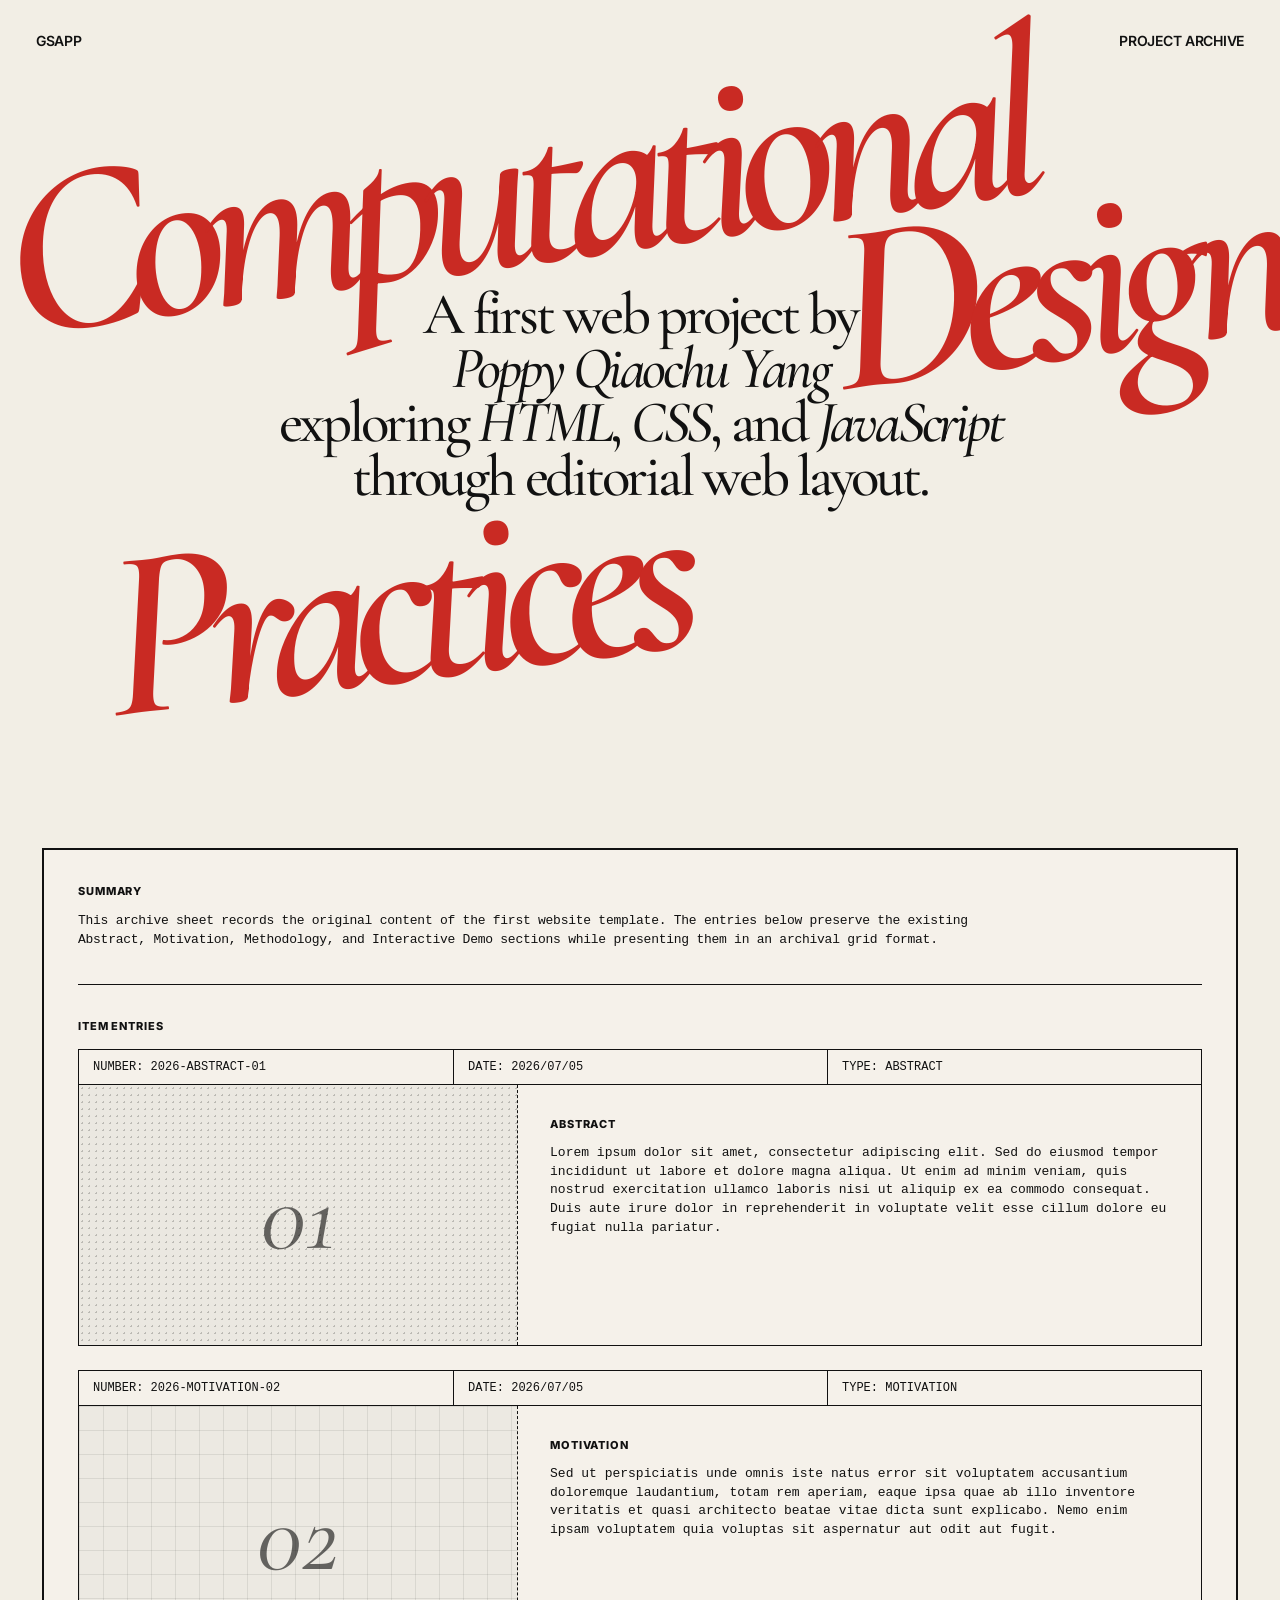
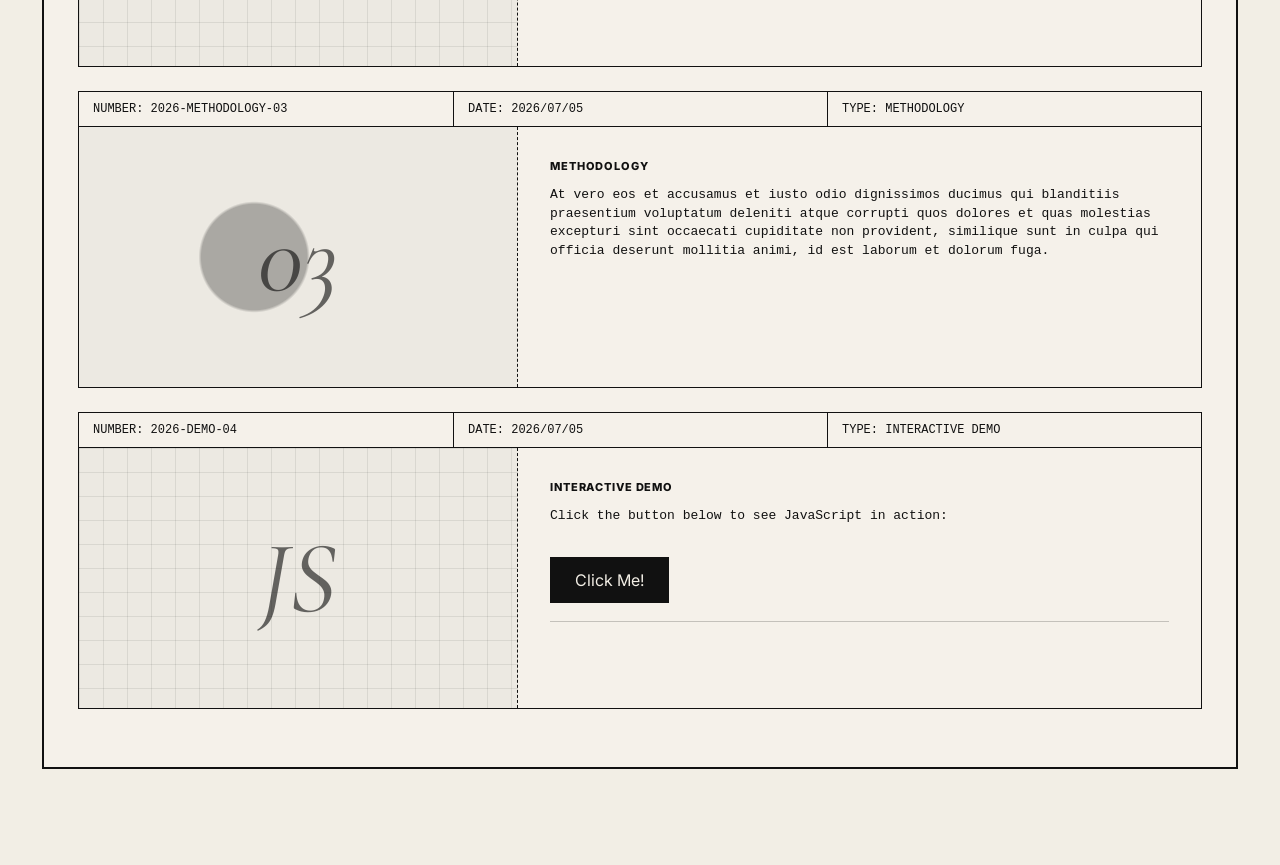
<file: archive/index.html>
<!DOCTYPE html>
<html lang="en">

<head>
  <meta charset="UTF-8">
  <title>My First Website — Poppy Qiaochu Yang</title>

  <link href="https://fonts.googleapis.com/css2?family=Cormorant+Garamond:ital,wght@0,500;0,600;1,500;1,600&family=Inter:wght@400;500;600;700;800&display=swap" rel="stylesheet">
  <link rel="stylesheet" href="style.css">
</head>

<body>

  <!-- Opening screen -->
  <section class="opening-screen">
    <header class="poster-nav">
      <a href="#">GSAPP</a>
      <a href="#">Project Archive</a>
    </header>

    <div class="red-script red-script--one">Computational</div>
    <div class="red-script red-script--two">Design</div>
    <div class="red-script red-script--three">Practices</div>

    <div class="poster-content">
      <h1>
        A first web project by<br>
        <span>Poppy Qiaochu Yang</span><br>
        exploring <em>HTML</em>, <em>CSS</em>, and <em>JavaScript</em><br>
        through editorial web layout.
      </h1>
    </div>
  </section>

  <!-- Archive record section -->
<main class="page-content">

  <section class="archive-sheet">
    
    <div class="sheet-summary">
      <p class="small-label">Summary</p>
      <p>
        This archive sheet records the original content of the first website template.
        The entries below preserve the existing Abstract, Motivation, Methodology, and
        Interactive Demo sections while presenting them in an archival grid format.
      </p>
    </div>

    <p class="small-label item-title">Item Entries</p>

    <div class="record-card">
      <div class="record-header">
        <p>Number: 2026-ABSTRACT-01</p>
        <p>Date: 2026/07/05</p>
        <p>Type: Abstract</p>
      </div>

      <div class="record-body">
        <div class="record-image record-image--one">
          <span>01</span>
        </div>

        <div class="record-description">
          <p class="small-label">Abstract</p>
          <p>
            Lorem ipsum dolor sit amet, consectetur adipiscing elit. Sed do eiusmod tempor
            incididunt ut labore et dolore magna aliqua. Ut enim ad minim veniam, quis nostrud
            exercitation ullamco laboris nisi ut aliquip ex ea commodo consequat. Duis aute irure
            dolor in reprehenderit in voluptate velit esse cillum dolore eu fugiat nulla pariatur.
          </p>
        </div>
      </div>
    </div>

    <div class="record-card">
      <div class="record-header">
        <p>Number: 2026-MOTIVATION-02</p>
        <p>Date: 2026/07/05</p>
        <p>Type: Motivation</p>
      </div>

      <div class="record-body">
        <div class="record-image record-image--two">
          <span>02</span>
        </div>

        <div class="record-description">
          <p class="small-label">Motivation</p>
          <p>
            Sed ut perspiciatis unde omnis iste natus error sit voluptatem accusantium doloremque
            laudantium, totam rem aperiam, eaque ipsa quae ab illo inventore veritatis et quasi
            architecto beatae vitae dicta sunt explicabo. Nemo enim ipsam voluptatem quia voluptas
            sit aspernatur aut odit aut fugit.
          </p>
        </div>
      </div>
    </div>

    <div class="record-card">
      <div class="record-header">
        <p>Number: 2026-METHODOLOGY-03</p>
        <p>Date: 2026/07/05</p>
        <p>Type: Methodology</p>
      </div>

      <div class="record-body">
        <div class="record-image record-image--three">
          <span>03</span>
        </div>

        <div class="record-description">
          <p class="small-label">Methodology</p>
          <p>
            At vero eos et accusamus et iusto odio dignissimos ducimus qui blanditiis praesentium
            voluptatum deleniti atque corrupti quos dolores et quas molestias excepturi sint
            occaecati cupiditate non provident, similique sunt in culpa qui officia deserunt
            mollitia animi, id est laborum et dolorum fuga.
          </p>
        </div>
      </div>
    </div>

    <div class="record-card">
      <div class="record-header">
        <p>Number: 2026-DEMO-04</p>
        <p>Date: 2026/07/05</p>
        <p>Type: Interactive Demo</p>
      </div>

      <div class="record-body">
        <div class="record-image record-image--two">
          <span>JS</span>
        </div>

        <div class="record-description">
          <p class="small-label">Interactive Demo</p>
          <p>Click the button below to see JavaScript in action:</p>
          <button id="demoButton">Click Me!</button>
          <div id="messageDisplay"></div>
        </div>
      </div>
    </div>
  </section>

</main>

  <script src="script.js"></script>
</body>

</html>
</file>
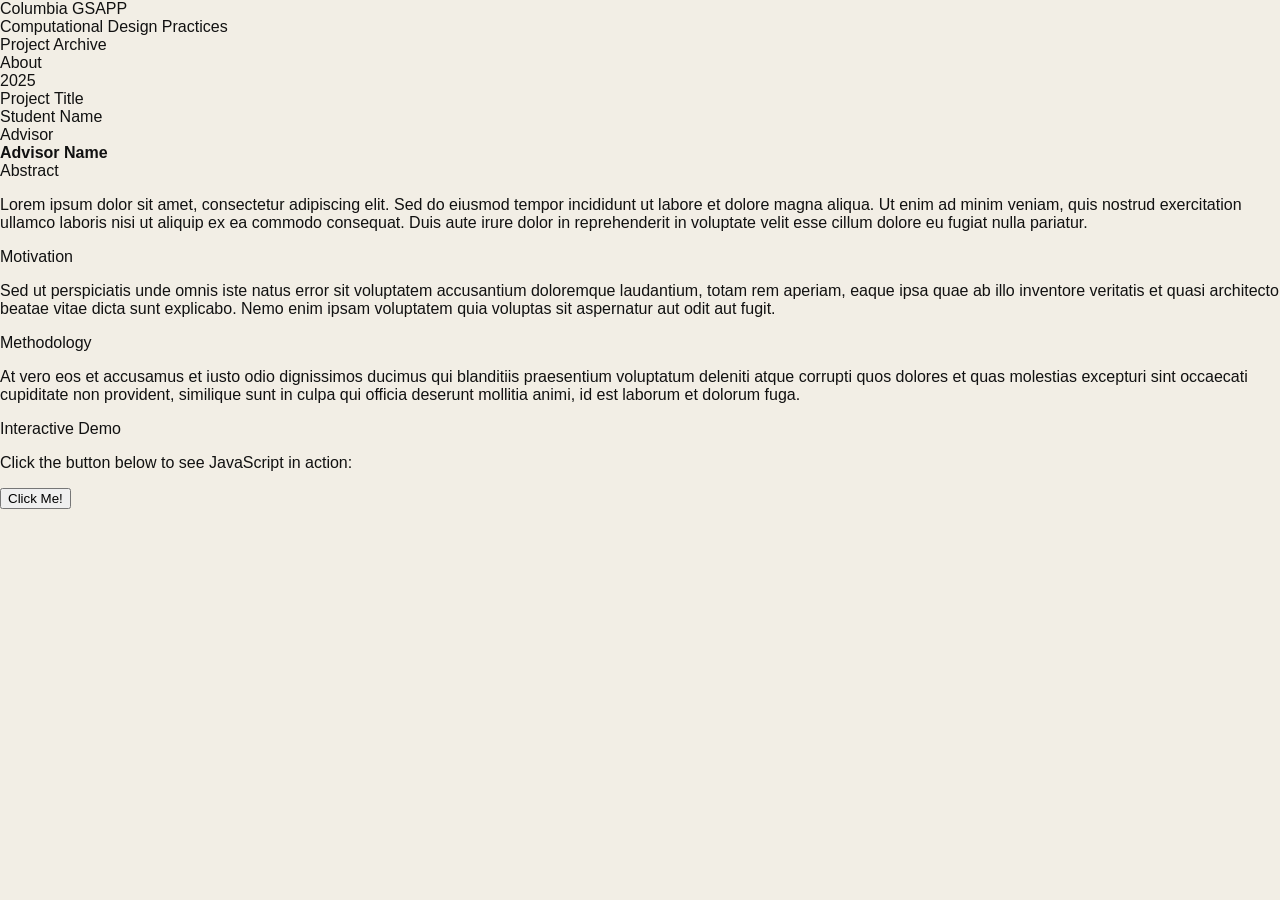
<file:     index.html>
<!DOCTYPE html>
<!-- This tells the browser this is an HTML5 document - always include this at the top -->
<html lang="en">
<!-- The html tag is the root element that contains everything on the page -->
<!-- lang="en" tells the browser this page is in English -->

<head>
  <!-- The head section contains information about the page, not visible content -->
  
  <meta charset="UTF-8">
  <!-- This sets the character encoding to UTF-8, which supports special characters and emojis -->
  
  <title>Module 1</title>
  <!-- This is the title that appears in the browser tab and bookmarks -->
  
  <link href="https://fonts.googleapis.com/css2?family=Roboto:wght@300;400;700&display=swap" rel="stylesheet">
  <!-- This loads the Roboto font from Google Fonts for use on our page -->
  
  <link rel="stylesheet" href="style.css">
  <!-- This links our CSS file to style the page - the href points to our style.css file -->
</head>

<body>
  <!-- The body contains all the visible content that users will see on the page -->
  
  <header>
    <!-- The header is typically used for navigation and site branding -->
    
    <div class="left">Columbia GSAPP</div>
    <!-- This div creates a container for the left side of the header -->
    <!-- class="left" allows us to style this specific div with CSS -->
    
    <div class="center">
      <!-- This div creates a container for the center of the header -->
      Computational Design Practices<br>
      <!-- This is the main text in the center -->
      <!-- <br> creates a line break, moving the next text to a new line -->
      <span>Project Archive</span>
      <!-- span is an inline element that groups text without creating a new line -->
      <!-- class="center" allows us to style this span differently -->
    </div>
    
    <div class="right"><a href="#">About</a></div>
    <!-- This div creates a container for the right side of the header -->
    <!-- <a href="#">About</a> creates a clickable link (currently goes nowhere with #) -->
  </header>

  <main>
    <!-- The main tag contains the primary content of the page -->
    
    <div class="project-meta">2025</div>
    <!-- This div displays the year/project metadata -->
    <!-- class="project-meta" allows us to style this with CSS -->
    
    <div class="project-title">Project Title</div>
    <!-- This div displays the main project title -->
    <!-- class="project-title" allows us to style this with CSS -->
    
    <div class="project-subtitle">Student Name</div>
    <!-- This div displays the student's name as a subtitle -->
    <!-- class="project-subtitle" allows us to style this with CSS -->
    
    <div class="advisor">Advisor<br><strong>Advisor Name</strong></div>
    <!-- This div displays advisor information -->
    <!-- <br> creates a line break -->
    <!-- <strong> makes the text bold for emphasis -->
    
    <div class="section-title">Abstract</div>
    <!-- This div creates a section heading -->
    <!-- class="section-title" allows us to style all section titles consistently -->
    
    <p>Lorem ipsum dolor sit amet, consectetur adipiscing elit. Sed do eiusmod tempor incididunt ut labore et dolore magna aliqua. Ut enim ad minim veniam, quis nostrud exercitation ullamco laboris nisi ut aliquip ex ea commodo consequat. Duis aute irure dolor in reprehenderit in voluptate velit esse cillum dolore eu fugiat nulla pariatur.</p>
    <!-- <p> creates a paragraph element for text content -->
    <!-- This is placeholder text (Lorem ipsum) commonly used in web design -->
    
    <div class="section-title">Motivation</div>
    <!-- Another section heading for the Motivation section -->
    
    <p>Sed ut perspiciatis unde omnis iste natus error sit voluptatem accusantium doloremque laudantium, totam rem aperiam, eaque ipsa quae ab illo inventore veritatis et quasi architecto beatae vitae dicta sunt explicabo. Nemo enim ipsam voluptatem quia voluptas sit aspernatur aut odit aut fugit.</p>
    <!-- Another paragraph with placeholder text for the Motivation section -->
    
    <div class="section-title">Methodology</div>
    <!-- Section heading for the Methodology section -->
    
    <p>At vero eos et accusamus et iusto odio dignissimos ducimus qui blanditiis praesentium voluptatum deleniti atque corrupti quos dolores et quas molestias excepturi sint occaecati cupiditate non provident, similique sunt in culpa qui officia deserunt mollitia animi, id est laborum et dolorum fuga.</p>
    <!-- Another paragraph with placeholder text for the Methodology section -->
    
    <div class="section-title">Interactive Demo</div>
    <!-- Section heading for our JavaScript demonstration -->
    
    <p>Click the button below to see JavaScript in action:</p>
    <!-- Instructions for the user -->
    
    <button id="demoButton">Click Me!</button>
    <!-- This creates a clickable button -->
    <!-- id="demoButton" gives this button a unique identifier so JavaScript can find it -->
    <!-- The text "Click Me!" is what users will see on the button -->
    
    <div id="messageDisplay"></div>
    <!-- This div will be used by JavaScript to show messages -->
    <!-- id="messageDisplay" gives this div a unique identifier -->
    <!-- It starts empty but JavaScript will add content to it -->
  </main>
  <!-- End of main content area -->
  
  <script src="script.js"></script>
  <!-- This links our JavaScript file to the HTML page -->
  <!-- The script tag is placed at the end of the body so the HTML loads first -->
  <!-- src="script.js" tells the browser to load and run our JavaScript file -->
</body>
<!-- End of body - all visible content goes above this line -->
</html>
<!-- End of HTML document -->
</file>
<file: archive/style.css>
/* Base page styles */
body {
  margin: 0;
  background: #f2eee5;
  color: #111;
  font-family: "Inter", "Helvetica Neue", Helvetica, Arial, sans-serif;
}

a {
  color: inherit;
  text-decoration: none;
}

.small-label {
  margin: 0;
  font-size: 11px;
  font-weight: 800;
  letter-spacing: 0.08em;
  text-transform: uppercase;
}

/* Opening screen */
.opening-screen {
  position: relative;
  min-height: 88vh;
  overflow: hidden;
  background: #f2eee5;
  display: flex;
  align-items: center;
  justify-content: center;
  padding: 42px;
  box-sizing: border-box;
}

.poster-nav {
  position: absolute;
  top: 32px;
  left: 36px;
  right: 36px;
  z-index: 20;
  display: flex;
  justify-content: space-between;
  align-items: flex-start;
  font-size: 14px;
  font-weight: 600;
  letter-spacing: -0.02em;
  text-transform: uppercase;
}

/* Red handwritten words */
.red-script {
  position: absolute;
  z-index: 2;
  color: #c8231c;
  font-family: "Cormorant Garamond", Georgia, serif;
  font-style: italic;
  font-weight: 600;
  line-height: 0.76;
  letter-spacing: -0.09em;
  white-space: nowrap;
  pointer-events: none;
  user-select: none;
  opacity: 0.96;
}

.red-script--one {
  top: 12%;
  left: 0%;
  font-size: clamp(6rem, 19vw, 22rem);
  transform: rotate(-8deg);
}

.red-script--two {
  top: 24%;
  right: 0%;
  font-size: clamp(6rem, 19vw, 22rem);
  transform: rotate(-8deg);
}

.red-script--three {
  bottom: 12%;
  left: 8%;
  font-size: clamp(6rem, 19vw, 22rem);
  transform: rotate(-7deg);
}

/* Center manifesto */
.poster-content {
  position: relative;
  z-index: 10;
  max-width: 760px;
  text-align: center;
  padding: 48px 24px;
}

.poster-content h1 {
  margin: 0 auto;
  max-width: 760px;
  font-family: "Cormorant Garamond", Georgia, serif;
  font-size: clamp(2.2rem, 4.6vw, 4.9rem);
  font-weight: 500;
  line-height: 0.92;
  letter-spacing: -0.055em;
}

.poster-content h1 span,
.poster-content h1 em {
  font-style: italic;
  font-weight: 500;
}

/* Archive sheet */
.page-content {
  background: #f2eee5;
  padding: 56px 42px 96px;
}

.archive-sheet {
  max-width: 1180px;
  margin: 0 auto;
  padding: 34px;
  border: 2px solid #111;
  background: rgba(255, 255, 255, 0.18);
}

.sheet-summary {
  padding-bottom: 34px;
  border-bottom: 1px solid #111;
}

.sheet-summary p:last-child {
  max-width: 920px;
  margin: 14px 0 0;
  font-family: "Courier New", monospace;
  font-size: 13px;
  line-height: 1.45;
  letter-spacing: -0.02em;
}

.item-title {
  margin: 34px 0 16px;
}

.record-card {
  border: 1px solid #111;
  margin-bottom: 24px;
}

.record-header {
  display: grid;
  grid-template-columns: 1fr 1fr 1fr;
  border-bottom: 1px solid #111;
}

.record-header p {
  margin: 0;
  padding: 10px 14px;
  font-family: "Courier New", monospace;
  font-size: 12px;
  text-transform: uppercase;
}

.record-header p + p {
  border-left: 1px solid #111;
}

.record-body {
  display: grid;
  grid-template-columns: 0.9fr 1.4fr;
  min-height: 260px;
}

.record-image {
  border-right: 1px dashed #111;
  display: flex;
  align-items: center;
  justify-content: center;
  min-height: 260px;
  background:
    radial-gradient(circle, rgba(0, 0, 0, 0.2) 1px, transparent 1px),
    rgba(0, 0, 0, 0.04);
  background-size: 7px 7px;
}

.record-image span {
  font-family: "Cormorant Garamond", Georgia, serif;
  font-size: clamp(3rem, 8vw, 7rem);
  font-style: italic;
  color: rgba(0, 0, 0, 0.58);
}

.record-image--two {
  background:
    linear-gradient(rgba(0, 0, 0, 0.08) 1px, transparent 1px),
    linear-gradient(90deg, rgba(0, 0, 0, 0.08) 1px, transparent 1px),
    rgba(0, 0, 0, 0.035);
  background-size: 24px 24px;
}

.record-image--three {
  background:
    radial-gradient(circle at 40% 50%, rgba(0, 0, 0, 0.28) 0 18%, transparent 19%),
    rgba(0, 0, 0, 0.035);
}

.record-description {
  padding: 32px;
}

.record-description p:not(.small-label),
.record-description li {
  font-family: "Courier New", monospace;
  font-size: 13px;
  line-height: 1.45;
}

.record-description ul {
  margin: 18px 0 0;
  padding-left: 18px;
}

/* Button */
button {
  margin-top: 18px;
  background: #111;
  color: #f2eee5;
  border: 1px solid #111;
  padding: 12px 24px;
  font: inherit;
  cursor: pointer;
}

button:hover {
  background: transparent;
  color: #111;
}

#messageDisplay {
  min-height: 24px;
  margin-top: 18px;
  padding-top: 18px;
  border-top: 1px solid rgba(0, 0, 0, 0.2);
  color: rgba(0, 0, 0, 0.65);
}

/* Footer */
.site-footer {
  background: #f2eee5;
  padding: 80px 42px 100px;
}

.footer-cta {
  max-width: 1180px;
  margin: 0 auto;
  display: flex;
  justify-content: space-between;
  gap: 32px;
  color: #111;
  font-size: clamp(3.5rem, 10vw, 10rem);
  font-weight: 800;
  line-height: 0.82;
  letter-spacing: -0.1em;
}

.footer-cta span:last-child {
  font-weight: 400;
}

/* Responsive layout */
@media (max-width: 900px) {
  .record-body,
  .record-header {
    grid-template-columns: 1fr;
  }

  .record-header p + p {
    border-left: none;
    border-top: 1px solid #111;
  }

  .record-image {
    border-right: none;
    border-bottom: 1px dashed #111;
  }
}

@media (max-width: 640px) {
  .poster-nav {
    left: 24px;
    right: 24px;
    font-size: 13px;
  }

  .opening-screen {
    padding: 28px;
  }

  .poster-content h1 {
    font-size: clamp(2.3rem, 11vw, 4.2rem);
  }

  .red-script--one,
  .red-script--two,
  .red-script--three {
    font-size: clamp(2.6rem, 13vw, 5.8rem);
  }

  .page-content,
  .site-footer {
    padding-left: 22px;
    padding-right: 22px;
  }

  .archive-sheet {
    padding: 20px;
  }

  .footer-cta {
    flex-direction: column;
  }
}
</file>
<file: style.css>
/* Base page styles */
* { box-sizing: border-box; }

html { scroll-behavior: smooth; }

body {
  margin: 0;
  background: #f2eee5;
  color: #111;
  font-family: "Inter", "Helvetica Neue", Helvetica, Arial, sans-serif;
}

a {
  color: inherit;
  text-decoration: none;
}

.small-label {
  margin: 0;
  font-size: 11px;
  font-weight: 800;
  letter-spacing: 0.08em;
  text-transform: uppercase;
}

/* Opening screen */
.opening-screen {
  position: relative;
  min-height: 88vh;
  overflow: hidden;
  background: #f2eee5;
  display: flex;
  align-items: center;
  justify-content: center;
  padding: 42px;
}

.poster-nav {
  position: absolute;
  top: 32px;
  left: 36px;
  right: 36px;
  z-index: 20;
  display: flex;
  justify-content: space-between;
  align-items: flex-start;
  font-size: 14px;
  font-weight: 600;
  letter-spacing: -0.02em;
  text-transform: uppercase;
}

.red-script {
  position: absolute;
  z-index: 2;
  color: #c8231c;
  font-family: "Cormorant Garamond", Georgia, serif;
  font-style: italic;
  font-weight: 600;
  line-height: 0.76;
  letter-spacing: -0.09em;
  white-space: nowrap;
  pointer-events: none;
  user-select: none;
  opacity: 0.96;
}

.red-script--one {
  top: 12%;
  left: 0%;
  font-size: clamp(6rem, 19vw, 22rem);
  transform: rotate(-8deg);
}

.red-script--two {
  top: 24%;
  right: 0%;
  font-size: clamp(6rem, 19vw, 22rem);
  transform: rotate(-8deg);
}

.red-script--three {
  bottom: 12%;
  left: 8%;
  font-size: clamp(6rem, 19vw, 22rem);
  transform: rotate(-7deg);
}

.poster-content {
  position: relative;
  z-index: 10;
  max-width: 860px;
  text-align: center;
  padding: 48px 24px;
}

.poster-content h1 {
  margin: 0 auto;
  max-width: 860px;
  font-family: "Cormorant Garamond", Georgia, serif;
  font-size: clamp(2.2rem, 4.4vw, 4.7rem);
  font-weight: 500;
  line-height: 0.92;
  letter-spacing: -0.055em;
}

.poster-content h1 span,
.poster-content h1 em {
  font-style: italic;
  font-weight: 500;
}

/* Archive sheet */
.page-content {
  background: #f2eee5;
  padding: 56px 42px 96px;
}

.archive-sheet {
  max-width: 1180px;
  margin: 0 auto;
  padding: 34px;
  border: 2px solid #111;
  background: rgba(255, 255, 255, 0.18);
}

.sheet-summary {
  padding-bottom: 34px;
  border-bottom: 1px solid #111;
}

.sheet-summary p:last-child {
  max-width: 920px;
  margin: 14px 0 0;
  font-family: "Courier New", monospace;
  font-size: 13px;
  line-height: 1.45;
  letter-spacing: -0.02em;
}

.item-title {
  margin: 34px 0 16px;
}

.record-card {
  display: block;
  border: 1px solid #111;
  margin-bottom: 24px;
  transition: background 180ms ease, transform 180ms ease;
}

.record-card:hover {
  background: rgba(200, 35, 28, 0.035);
  transform: translateY(-2px);
}

.record-header {
  display: grid;
  grid-template-columns: 1fr 1fr 1fr;
  border-bottom: 1px solid #111;
}

.record-header p {
  margin: 0;
  padding: 10px 14px;
  font-family: "Courier New", monospace;
  font-size: 12px;
  text-transform: uppercase;
}

.record-header p + p {
  border-left: 1px solid #111;
}

.record-body {
  display: grid;
  grid-template-columns: 0.9fr 1.4fr;
  min-height: 280px;
}

.record-image {
  position: relative;
  overflow: hidden;
  border-right: 1px dashed #111;
  display: flex;
  align-items: center;
  justify-content: center;
  min-height: 280px;
  background: rgba(0, 0, 0, 0.035);
}

.record-image > span {
  position: relative;
  z-index: 3;
  font-family: "Cormorant Garamond", Georgia, serif;
  font-size: clamp(3rem, 8vw, 7rem);
  font-style: italic;
  color: rgba(0, 0, 0, 0.58);
}

.preview-spatial {
  background:
    radial-gradient(circle, rgba(0,0,0,.14) 1px, transparent 1px),
    rgba(0,0,0,.035);
  background-size: 8px 8px;
}

.orbit {
  position: absolute;
  border: 1px solid rgba(0,0,0,.42);
  border-radius: 50%;
}

.orbit-one {
  width: 190px;
  height: 90px;
  transform: rotate(28deg);
}

.orbit-two {
  width: 90px;
  height: 190px;
  transform: rotate(-28deg);
}

.preview-generative {
  background:
    linear-gradient(rgba(0,0,0,.075) 1px, transparent 1px),
    linear-gradient(90deg, rgba(0,0,0,.075) 1px, transparent 1px),
    rgba(0,0,0,.035);
  background-size: 24px 24px;
}

.wave {
  position: absolute;
  width: 74%;
  height: 48px;
  border-top: 3px solid rgba(200,35,28,.48);
  border-radius: 50%;
}

.wave-one { transform: translateY(-28px) rotate(7deg); }
.wave-two { transform: translateY(30px) rotate(-7deg); }

.preview-temporal {
  background:
    linear-gradient(90deg, rgba(0,0,0,.07) 1px, transparent 1px),
    rgba(0,0,0,.025);
  background-size: 48px 100%;
}

.sleep-line {
  position: absolute;
  left: 12%;
  height: 6px;
  background: #8eaab3;
}

.line-a { top: 32%; width: 68%; }
.line-b { top: 50%; width: 53%; background: #324f5d; }
.line-c { top: 68%; width: 73%; background: #d7e1e3; }

.wake-marker {
  position: absolute;
  width: 0;
  height: 0;
  border-left: 7px solid transparent;
  border-right: 7px solid transparent;
  border-bottom: 13px solid #111;
  z-index: 2;
}

.marker-a { top: calc(32% - 5px); left: 42%; }
.marker-b { top: calc(68% - 5px); left: 68%; }

.record-description {
  padding: 32px;
}

.record-description h2 {
  margin: 12px 0 14px;
  max-width: 620px;
  font-family: "Cormorant Garamond", Georgia, serif;
  font-size: clamp(1.8rem, 3vw, 3rem);
  font-weight: 500;
  line-height: 0.96;
  letter-spacing: -0.035em;
}

.record-description p:not(.small-label) {
  max-width: 650px;
  font-family: "Courier New", monospace;
  font-size: 13px;
  line-height: 1.45;
}

.entry-link {
  margin-top: 28px;
  padding-top: 14px;
  border-top: 1px solid rgba(0,0,0,.25);
  text-transform: uppercase;
  font-weight: 700;
}

.entry-link span {
  float: right;
  font-size: 18px;
}

/* Footer */
.site-footer {
  padding: 0 42px 72px;
}

.footer-meta {
  max-width: 1180px;
  margin: 0 auto;
  padding-top: 18px;
  border-top: 1px solid #111;
  display: flex;
  justify-content: space-between;
  gap: 20px;
  font-family: "Courier New", monospace;
  font-size: 11px;
  text-transform: uppercase;
}

/* Responsive */
@media (max-width: 900px) {
  .record-body,
  .record-header {
    grid-template-columns: 1fr;
  }

  .record-header p + p {
    border-left: none;
    border-top: 1px solid #111;
  }

  .record-image {
    border-right: none;
    border-bottom: 1px dashed #111;
  }
}

@media (max-width: 640px) {
  .poster-nav {
    left: 24px;
    right: 24px;
    font-size: 13px;
  }

  .opening-screen {
    padding: 28px;
  }

  .poster-content h1 {
    font-size: clamp(2.3rem, 11vw, 4.2rem);
  }

  .red-script--one,
  .red-script--two,
  .red-script--three {
    font-size: clamp(2.6rem, 13vw, 5.8rem);
  }

  .page-content,
  .site-footer {
    padding-left: 22px;
    padding-right: 22px;
  }

  .archive-sheet {
    padding: 20px;
  }

  .footer-meta {
    flex-direction: column;
  }
}
/* RELATIONAL STRUCTURE PREVIEW */

.preview-relational {
  position: relative;
  overflow: hidden;
}

.preview-relational > span {
  position: relative;
  z-index: 3;
}

.relation-node {
  position: absolute;
  z-index: 2;
  width: 34px;
  height: 34px;
  border: 2px solid currentColor;
  background: var(--paper, #f4efe5);
}

.relation-node--one {
  top: 24%;
  left: 20%;
  border-radius: 50%;
}

.relation-node--two {
  top: 58%;
  left: 34%;
  transform: rotate(45deg);
}

.relation-node--three {
  top: 32%;
  right: 18%;
  width: 46px;
  height: 28px;
}

.relation-link {
  position: absolute;
  z-index: 1;
  height: 2px;
  background: currentColor;
  transform-origin: left center;
}

.relation-link--one {
  top: 38%;
  left: 27%;
  width: 44%;
  transform: rotate(7deg);
}

.relation-link--two {
  top: 64%;
  left: 39%;
  width: 39%;
  transform: rotate(-29deg);
}

/* External project landing wrappers */
.project-landing {
  min-height: 100vh;
  border: 1px solid #111;
  margin-top: 32px;
  background: rgba(255, 255, 255, 0.18);
  display: flex;
  flex-direction: column;
  scroll-margin-top: 18px;
}

.landing-topbar {
  display: flex;
  justify-content: space-between;
  align-items: center;
  gap: 24px;
  padding: 18px 24px;
  border-bottom: 1px solid #111;
  font-family: "Courier New", monospace;
  font-size: 12px;
  text-transform: uppercase;
  letter-spacing: 0.03em;
}

.landing-back,
.landing-enter {
  color: inherit;
  text-decoration: none;
}

.landing-back:hover,
.landing-enter:hover {
  text-decoration: underline;
}

.landing-content {
  flex: 1;
  display: flex;
  flex-direction: column;
  justify-content: center;
  max-width: 900px;
  padding: 72px 56px;
}

.landing-content .small-label {
  margin-bottom: 12px;
}

.landing-content h2 {
  margin: 0 0 20px;
  font-family: "Cormorant Garamond", Georgia, serif;
  font-size: clamp(3rem, 7vw, 6rem);
  font-weight: 500;
  line-height: 0.92;
  letter-spacing: -0.05em;
}

.landing-content > p:not(.small-label) {
  max-width: 720px;
  margin: 0 0 42px;
  font-family: "Courier New", monospace;
  font-size: 13px;
  line-height: 1.5;
}

.landing-enter {
  width: fit-content;
  min-width: 240px;
  padding-top: 14px;
  border-top: 1px solid rgba(0, 0, 0, 0.25);
  font-family: "Courier New", monospace;
  font-size: 13px;
  font-weight: 700;
  text-transform: uppercase;
}

.landing-enter span {
  float: right;
  margin-left: 24px;
  font-size: 18px;
}

@media (max-width: 700px) {
  .landing-topbar {
    align-items: flex-start;
    flex-direction: column;
  }

  .landing-content {
    padding: 48px 24px;
  }
}
</file>
